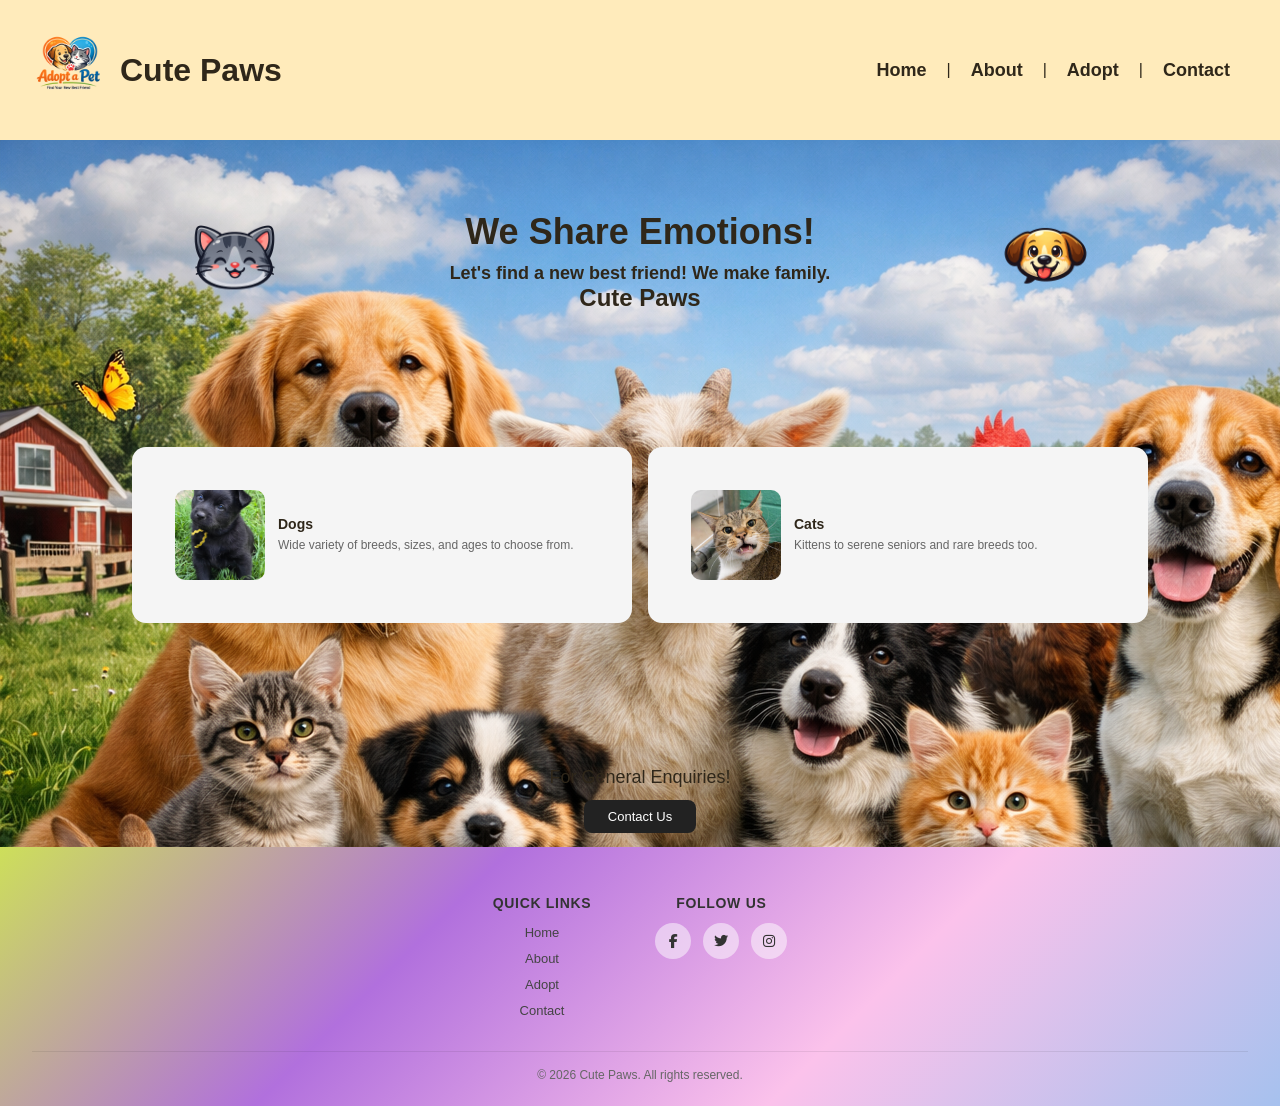
<file: index.html>
<!DOCTYPE html>
<html lang="en">

<head>
    <meta charset="UTF-8">
    <meta name="viewport" content="width=device-width, initial-scale=1.0">

    <title>Cute Paws</title>

    <link rel="stylesheet" href="style.css">

    <link rel="stylesheet" href="https://cdnjs.cloudflare.com/ajax/libs/font-awesome/6.5.0/css/all.min.css">
</head>

<body>

    <!-- Header -->
    <header class="header">

        <img class="header-logo" src="logo/logo.png" alt="Cute Paws Logo">

        <h1 class="header-title">Cute Paws</h1>

        <nav class="nav-list">
            <ul>
                <li><a href="index.html">Home</a></li>
                <li>|</li>

                <li><a href="about.html">About</a></li>
                <li>|</li>

                <li><a href="adopt.html">Adopt</a></li>
                <li>|</li>

                <li><a href="contact.html">Contact</a></li>
            </ul>
        </nav>

    </header>

    <!-- Main Section -->
    <main class="landing-page">

        <!-- Hero Section -->
        <section class="landing-section">

            <img class="landing-image" src="logo/cat.png" alt="Cute Cat">

            <div class="hero-text">
                <h2 class="store-name">We Share Emotions!</h2>

                <p class="description">
                    Let's find a new best friend! We make family.
                </p>

                <h1>Cute Paws</h1>
            </div>

            <img class="landing-image" src="logo/dog.png" alt="Cute Dog">

        </section>
        <!-- <aside class="aside-right">
            <img src="images/lndpge.png" alt="buy new device">

        </aside> -->

        <!-- Pet Cards -->
        <section class="landing-section-content">

            <div class="dog">

                <img src="images/pet1.jpg" alt="Dog">

                <div class="card-text">
                    <h4>Dogs</h4>

                    <p>
                        Wide variety of breeds, sizes, and ages to choose from.
                    </p>
                </div>

            </div>

            <div class="cat">

                <img src="images/pet3.jpg" alt="Cat">

                <div class="card-text">
                    <h4>Cats</h4>

                    <p>
                        Kittens to serene seniors and rare breeds too.
                    </p>
                </div>

            </div>

        </section>

        <!-- Contact Button -->
        <section class="contacts-btn">

            <h3>For General Enquiries!</h3>

            <button type="button">Contact Us</button>

        </section>

    </main>

    <!-- Footer -->
    <footer class="footer">

        <div class="footer-inner">

            <div class="quick">
                <h2>Quick Links</h2>

                <ul>
                    <li><a href="index.html">Home</a></li>
                    <li><a href="about.html">About</a></li>
                    <li><a href="adopt.html">Adopt</a></li>
                    <li><a href="contact.html">Contact</a></li>
                </ul>
            </div>

            <div class="social-media">

                <h2>Follow Us</h2>

                <ul>
                    <li>
                        <a href="#">
                            <i class="fab fa-facebook-f"></i>
                        </a>
                    </li>

                    <li>
                        <a href="#">
                            <i class="fab fa-twitter"></i>
                        </a>
                    </li>

                    <li>
                        <a href="#">
                            <i class="fab fa-instagram"></i>
                        </a>
                    </li>
                </ul>

            </div>

        </div>

        <hr class="footer-content-separator">

        <p class="footer-copy">
            &copy; 2026 Cute Paws. All rights reserved.
        </p>

    </footer>

    <script src="script.js"></script>

</body>

</html>
</file>
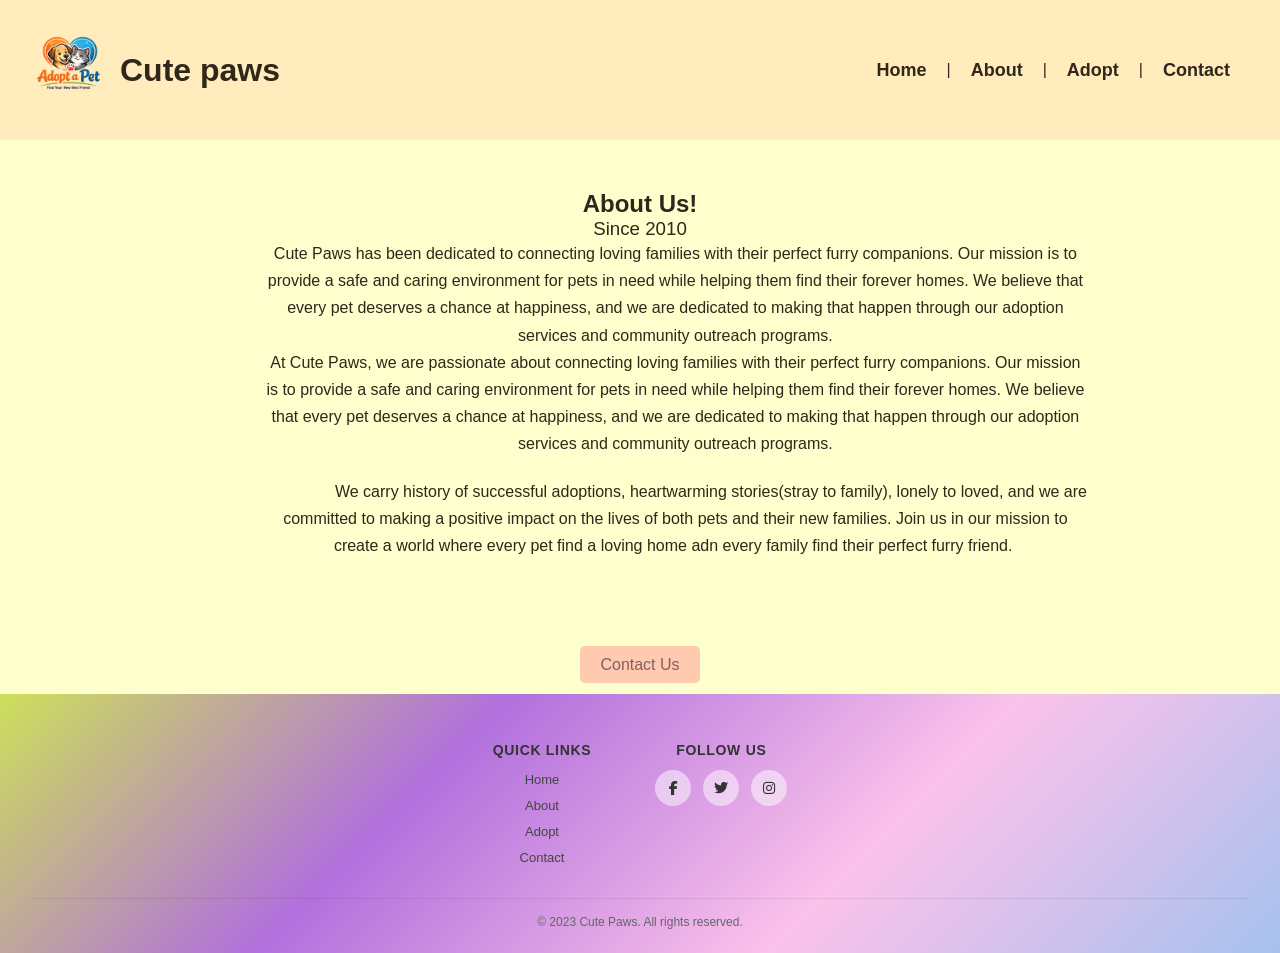
<file: about.html>
<!DOCTYPE html>
<html lang="en">

<head>
    <meta charset="UTF-8">
    <meta name="viewport" content="width=device-width, initial-scale=1.0">
    <title>Cute paws</title>
    <link rel="stylesheet" href="style.css">
    <link rel="stylesheet" href="https://cdnjs.cloudflare.com/ajax/libs/font-awesome/6.5.0/css/all.min.css">
</head>

<body>
    <header class="header"
        style="display: flex; align-items: center; padding: 20px; background-color: var(--third-color);">
        <img class="header-logo" src="logo/logo.png" alt="Cute paws logo" style="width: 100px; height: auto; ">
        <h1 class="header-title" style="color: rgb(47, 39, 26);">Cute paws</h1>

        <nav class="nav-list" style="margin-left: auto; margin-right: 30px;">
            <ul style="list-style: none; display: flex; gap: 20px; margin-left: auto;">
                <li style="text-decoration: none;"><a href="index.html">Home</a></li>|
                <li style="text-decoration: none;"><a href="about.html">About</a></li>|
                <li style="text-decoration: none;"><a href="adopt.html">Adopt</a></li>|
                <li style="text-decoration: none;"><a href="contact.html">Contact</a>
            </ul>
        </nav>
    </header>
    <main>
        <section class="about-section"  style="background-color: var(--second-color); padding: 50px; color: var(--text-color);">
            <h1 style="color: rgb(47, 39, 26);">About Us!</h1>
            <h3>Since 2010</h3>
            <p style="color: var(--text-color);">Cute Paws has been dedicated to connecting loving families with their perfect furry companions. Our
                mission is to provide a safe and caring environment for pets in need while helping them find their
                forever homes. We believe that every pet deserves a chance at happiness, and we are dedicated to making
                that happen through our adoption services and community outreach programs.</p>
            <p>At Cute Paws, we are passionate about connecting loving families with their perfect furry companions. Our
                mission is to provide a safe and caring environment for pets in need while helping them find their
                forever homes. We believe that every pet deserves a chance at happiness, and we are dedicated to making
                that happen through our adoption services and community outreach programs.</p>
            <div class="text" style="margin-top: 20px;">
                <pre style="white-space: pre-wrap; font-family: inherit; color: var(--text-color);">
                We carry history of successful adoptions, heartwarming stories(stray to family), lonely to loved, and we are committed to making a positive impact on the lives of both pets and their new families. Join us in our mission to create a world where every pet find a loving home adn every family find their perfect furry friend. 
             </pre>
            </div>
        </section>
        <section class="contact-btn" style="text-align: center; padding: 20px;  background-color: var(--second-color);">
            <!-- <p>If you have any urge to learn more about us and our work, feel free to contact us!</p> -->
            <a href="contact.html" style="background-color: var(--fourth-color); color: rgb(130, 96, 96); padding: 10px 20px; text-decoration: none; border-radius: 5px;">Contact Us</a>
        </section>
<footer class="footer">
    <!-- footer from  https://flowbite.com/docs/components/footer/ -->
  <div class="footer-inner">
    <div class="quick">
      <h2>Quick Links</h2>
      <ul>
        <li><a href="index.html">Home</a></li>
        <li><a href="about.html">About</a></li>
        <li><a href="adopt.html">Adopt</a></li>
        <li><a href="contact.html">Contact</a></li>
      </ul>
    </div>
    <div class="social-media">
      <h2>Follow Us</h2>
      <ul>
        <li><a href="#"><i class="fab fa-facebook-f"></i></a></li>
        <li><a href="#"><i class="fab fa-twitter"></i></a></li>
        <li><a href="#"><i class="fab fa-instagram"></i></a></li>
      </ul>
    </div>
  </div>
  <hr class="footer-content-separator">
  <p class="footer-copy">&copy; 2023 Cute Paws. All rights reserved.</p>
</footer>
    </main>
    <script src="script.js"></script>    
</body>
</html>
</file>
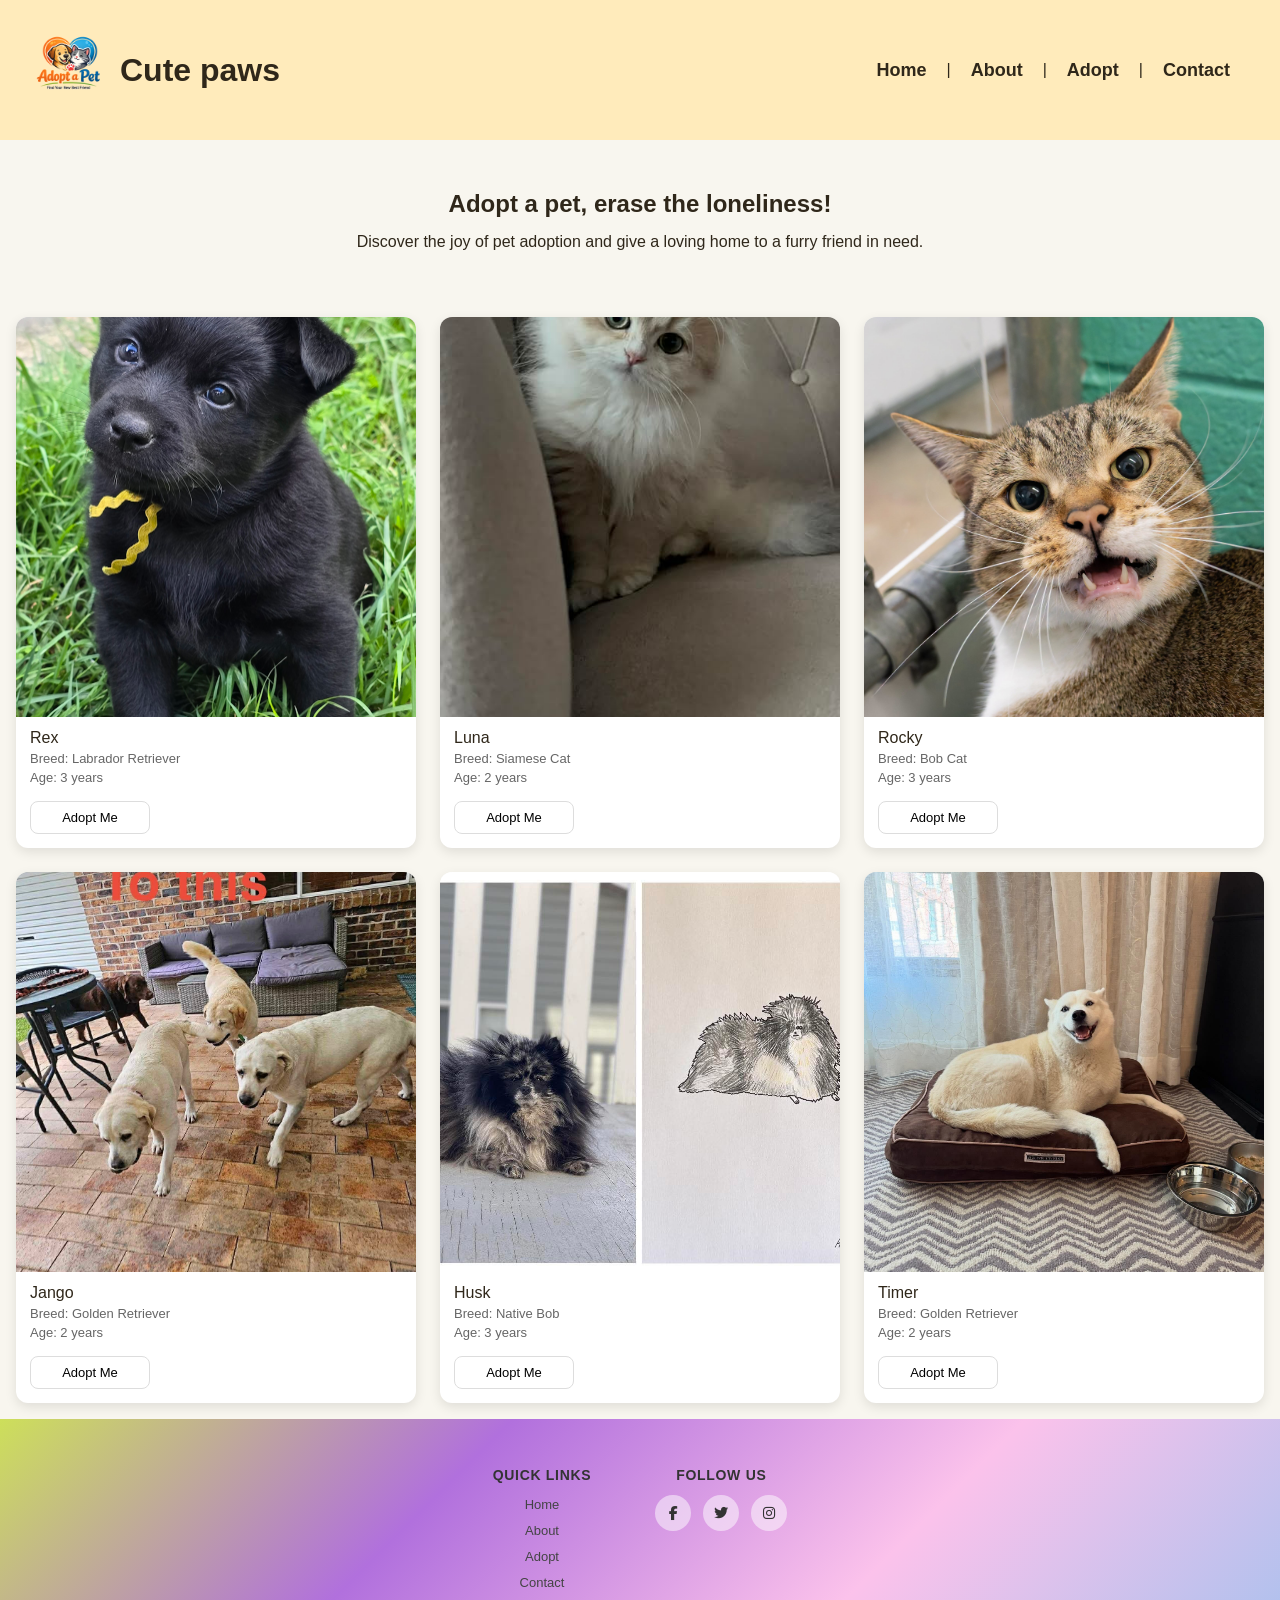
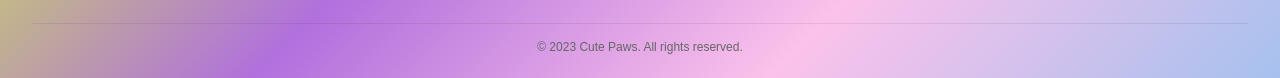
<file: adopt.html>
<!DOCTYPE html>
<html lang="en">

<head>
    <meta charset="UTF-8">
    <meta name="viewport" content="width=device-width, initial-scale=1.0">
    <title>Cute paws</title>

    <link rel="stylesheet" href="style.css">

    <link rel="stylesheet"
        href="https://cdnjs.cloudflare.com/ajax/libs/font-awesome/6.5.0/css/all.min.css">
</head>

<body>

    <header class="header">

        <img class="header-logo" src="logo/logo.png" alt="Cute paws logo">

        <h1 class="header-title">Cute paws</h1>

        <nav class="nav-list">
            <ul>
                <li><a href="index.html">Home</a></li>|
                <li><a href="about.html">About</a></li>|
                <li><a href="adopt.html">Adopt</a></li>|
                <li><a href="contact.html">Contact</a></li>
            </ul>
        </nav>

    </header>

    <main class="adopt-page">

        <section class="intro">

            <h1>Adopt a pet, erase the loneliness!</h1>

            <p>
                Discover the joy of pet adoption and give a loving
                home to a furry friend in need.
            </p>

        </section>

        <section class="card-pet">

            <div class="card">
                <img src="images/pet1.jpg" alt="Labrador Retriever">

                <h3>Rex</h3>

                <p>Breed: Labrador Retriever</p>

                <p>Age: 3 years</p>

                <button type="button">Adopt Me</button>
            </div>

            <div class="card">
                <img src="images/pet2.jpg" alt="Siamese Cat">

                <h3>Luna</h3>

                <p>Breed: Siamese Cat</p>

                <p>Age: 2 years</p>

                <button type="button">Adopt Me</button>
            </div>

            <div class="card">
                <img src="images/pet3.jpg" alt="Bob Cat">

                <h3>Rocky</h3>

                <p>Breed: Bob Cat</p>

                <p>Age: 3 years</p>

                <button type="button">Adopt Me</button>
            </div>

            <div class="card">
                <img src="images/pet4.jpg" alt="Golden Retriever">

                <h3>Jango</h3>

                <p>Breed: Golden Retriever</p>

                <p>Age: 2 years</p>

                <button type="button">Adopt Me</button>
            </div>

            <div class="card">
                <img src="images/pet5.jpg" alt="Native Bob">

                <h3>Husk</h3>

                <p>Breed: Native Bob</p>

                <p>Age: 3 years</p>

                <button type="button">Adopt Me</button>
            </div>

            <div class="card">
                <img src="images/pet6.jpg" alt="Golden Retriever">

                <h3>Timer</h3>

                <p>Breed: Golden Retriever</p>

                <p>Age: 2 years</p>

                <button type="button">Adopt Me</button>
            </div>

        </section>

    </main>

    <footer class="footer">

        <div class="footer-inner">

            <div class="quick">
                <h2>Quick Links</h2>

                <ul>
                    <li><a href="index.html">Home</a></li>
                    <li><a href="about.html">About</a></li>
                    <li><a href="adopt.html">Adopt</a></li>
                    <li><a href="contact.html">Contact</a></li>
                </ul>
            </div>

            <div class="social-media">

                <h2>Follow Us</h2>

                <ul>
                    <li>
                        <a href="#">
                            <i class="fab fa-facebook-f"></i>
                        </a>
                    </li>

                    <li>
                        <a href="#">
                            <i class="fab fa-twitter"></i>
                        </a>
                    </li>

                    <li>
                        <a href="#">
                            <i class="fab fa-instagram"></i>
                        </a>
                    </li>
                </ul>

            </div>

        </div>

        <hr class="footer-content-separator">

        <p class="footer-copy">
            &copy; 2023 Cute Paws. All rights reserved.
        </p>

    </footer>

    <script src="script.js"></script>

</body>

</html>
</file>
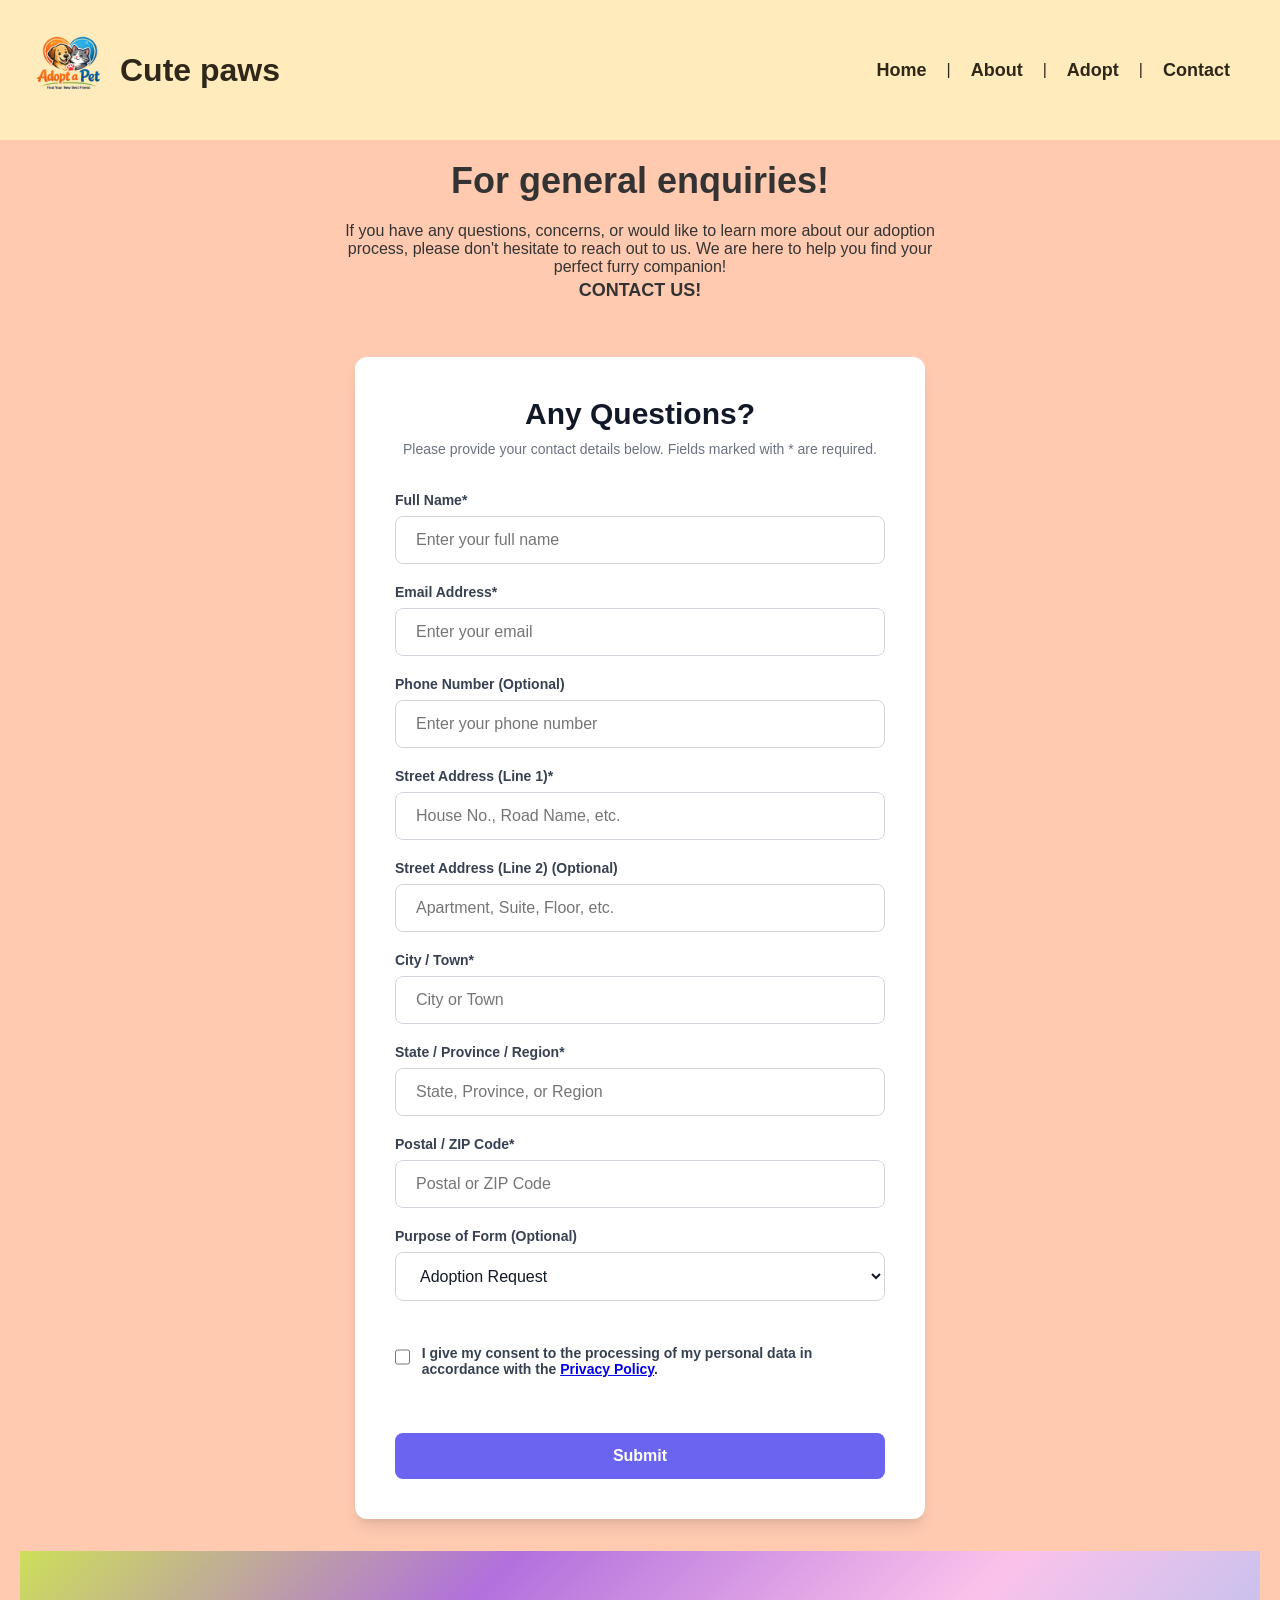
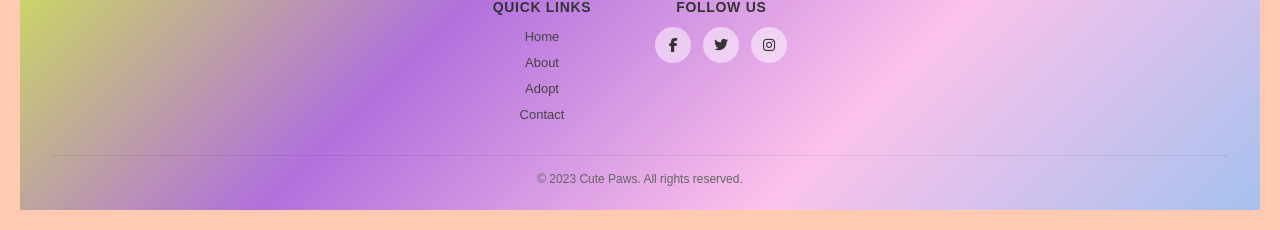
<file: contact.html>
<!DOCTYPE html>
<html lang="en">
<head>
    <meta charset="UTF-8">
    <meta name="viewport" content="width=device-width, initial-scale=1.0">
    <title>Cute paws</title>
    <link rel="stylesheet" href="style.css">
    <link rel="stylesheet" href="https://cdnjs.cloudflare.com/ajax/libs/font-awesome/6.5.0/css/all.min.css">
</head>
<body>
    <header class="header">
        <img class="header-logo" src="logo/logo.png" alt="Cute paws logo">
        <h1 class="header-title">Cute paws</h1>
        <nav class="nav-list">
            <ul>
                <li><a href="index.html">Home</a></li>|
                <li><a href="about.html">About</a></li>| 
                <li><a href="adopt.html">Adopt</a></li>|
                <li><a href="contact.html">Contact</a>
            </ul>
        </nav>
    </header>
    <main class="contact-page">
        <div class="contact-text">
            <h1>For general enquiries!</h1>
            <p>If you have any questions, concerns, or would like to learn more about our adoption process, please don't
                hesitate to reach out to us. We are here to help you find your perfect furry companion!</p>
            <p class="cnt-btn">contact us!</p>
        </div>
        <div class="main-center">
            <!-- Author: FormBold Team -->
            <!-- Learn More: https://formbold.com -->
            <div class="form-container">
                <form action="https://formbold.com/s/FORM_ID" method="POST" enctype="multipart/form-data">
                    <div class="form-container-description">
                        <h2 class="form-title">Any Questions?</h2>
                        <p class="form-desc">
                            Please provide your contact details below. Fields marked
                            with * are required.
                        </p>
                    </div>
                    <label for="fullname" class="form-label">Full Name*</label>
                    <input type="text" name="fullname" id="fullname" class="form-input"
                        placeholder="Enter your full name" required />
                    <label for="email" class="form-label">Email Address*</label>
                    <input type="email" name="email" id="email" class="form-input" placeholder="Enter your email"
                        required />
                    <label for="phone" class="form-label">Phone Number (Optional)</label>
                    <input type="tel" name="phone" id="phone" class="form-input"
                        placeholder="Enter your phone number" />
                    <label for="address-line-1" class="form-label">Street Address (Line 1)*</label>
                    <input type="text" name="address-line-1" id="address-line-1" class="form-input"
                        placeholder="House No., Road Name, etc." required />
                    <label for="address-line-2" class="form-label">Street Address (Line 2) (Optional)</label>
                    <input type="text" name="address-line-2" id="address-line-2" class="form-input"
                        placeholder="Apartment, Suite, Floor, etc." />
                    <label for="city" class="form-label">City / Town*</label>
                    <input type="text" name="city" id="city" class="form-input" placeholder="City or Town" required />
                    <label for="state" class="form-label">State / Province / Region*</label>
                    <input type="text" name="state" id="state" class="form-input"
                        placeholder="State, Province, or Region" required />
                    <label for="postal-code" class="form-label">Postal / ZIP Code*</label>
                    <input type="text" name="postal-code" id="postal-code" class="form-input"
                        placeholder="Postal or ZIP Code" required />
                    <label for="purpose" class="form-label">Purpose of Form (Optional)</label>
                    <select name="purpose" id="purpose" class="form-select">
                        <option value="adoption-request">Adoption Request</option>
                        <option value="help-request">Help Request</option>
                        <option value="donation">Donation</option>
                        <option value="feedback">Feedback</option>
                    </select>
                    <div class="form-checkbox-row">
                        <input type="checkbox" id="declaration" class="form-checkbox" required />
                        <label for="declaration" class="form-label">
                           I give my consent to the processing of my personal data in accordance with the
                        <a href="privacypolicy.html" target="_blank">Privacy Policy</a>.
                        </label>
                    </div>
                    <button class="form-btn">Submit</button>
                </form>
            </div>
        </div>
        <footer class="footer">
            <div class="footer-inner">
                <div class="quick">
                    <h2>Quick Links</h2>
                    <ul>
                        <li><a href="index.html">Home</a></li>
                        <li><a href="about.html">About</a></li>
                        <li><a href="adopt.html">Adopt</a></li>
                        <li><a href="contact.html">Contact</a></li>
                    </ul>
                </div>
                <div class="social-media">
                    <h2>Follow Us</h2>
                    <ul>
                        <li><a href="#"><i class="fab fa-facebook-f"></i></a></li>
                        <li><a href="#"><i class="fab fa-twitter"></i></a></li>
                        <li><a href="#"><i class="fab fa-instagram"></i></a></li>
                    </ul>
                </div>
            </div>
            <hr class="footer-content-separator">
            <p class="footer-copy">&copy; 2023 Cute Paws. All rights reserved.</p>
        </footer>
    </main>
</body>
</html>
</file>
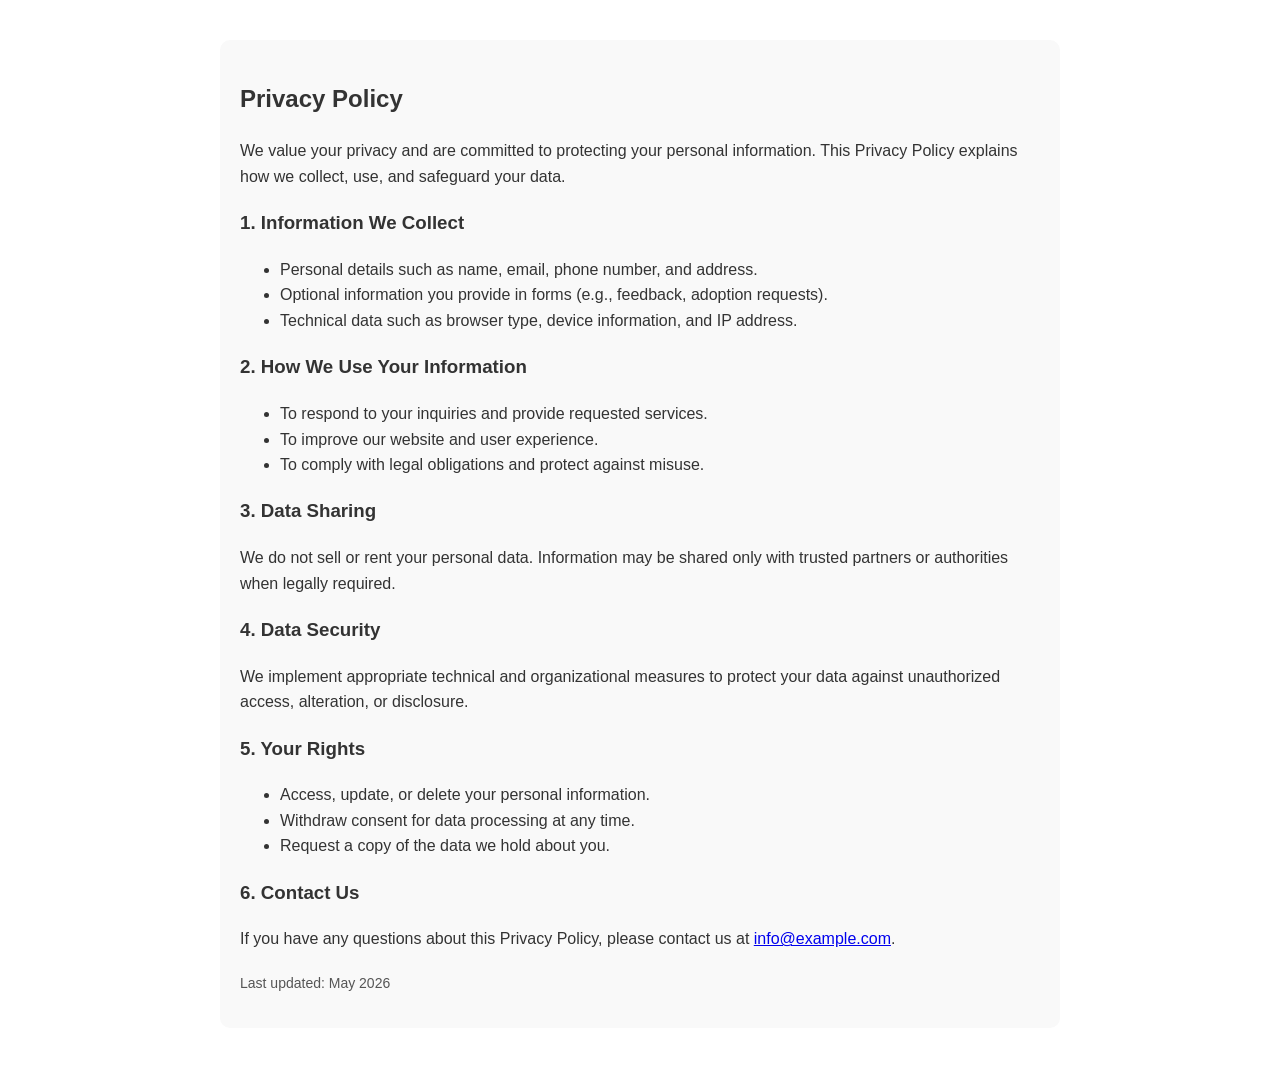
<file: privacypolicy.html>
<!DOCTYPE html>
<html lang="en">
<head>
    <meta charset="UTF-8">
    <meta name="viewport" content="width=device-width, initial-scale=1.0">
    <title>Privacy Policy</title>
</head>
<body>
    <section class="privacy-policy" style="max-width: 800px; margin: 40px auto; padding: 20px; background: #f9f9f9; border-radius: 10px; font-family: 'Poppins', sans-serif; line-height: 1.6; color: #333;">
  <h2>Privacy Policy</h2>
  <p>We value your privacy and are committed to protecting your personal information. This Privacy Policy explains how we collect, use, and safeguard your data.</p>

  <h3>1. Information We Collect</h3>
  <ul>
    <li>Personal details such as name, email, phone number, and address.</li>
    <li>Optional information you provide in forms (e.g., feedback, adoption requests).</li>
    <li>Technical data such as browser type, device information, and IP address.</li>
  </ul>

  <h3>2. How We Use Your Information</h3>
  <ul>
    <li>To respond to your inquiries and provide requested services.</li>
    <li>To improve our website and user experience.</li>
    <li>To comply with legal obligations and protect against misuse.</li>
  </ul>

  <h3>3. Data Sharing</h3>
  <p>We do not sell or rent your personal data. Information may be shared only with trusted partners or authorities when legally required.</p>

  <h3>4. Data Security</h3>
  <p>We implement appropriate technical and organizational measures to protect your data against unauthorized access, alteration, or disclosure.</p>

  <h3>5. Your Rights</h3>
  <ul>
    <li>Access, update, or delete your personal information.</li>
    <li>Withdraw consent for data processing at any time.</li>
    <li>Request a copy of the data we hold about you.</li>
  </ul>

  <h3>6. Contact Us</h3>
  <p>If you have any questions about this Privacy Policy, please contact us at <a href="mailto:info@example.com">info@example.com</a>.</p>

  <p style="margin-top: 20px; font-size: 14px; color: #555;">
    Last updated: May 2026
  </p>
</section>

</body>
</html>
</file>
<file: style.css>
:root {
  /* color platte from https://www.shecodes.io/palettes/359#palette */
  --first-color: #e0ffcd;
  --second-color: #fdffcd;
  --third-color: #ffebbb;
  --fourth-color: #ffcab0;

  --primary-color: #f8f6ef;
  --secondary-color: #f1e3c6;

  --text-color: rgb(47, 39, 26);
}

* {
  margin: 0;
  padding: 0;
  box-sizing: border-box;
}

body {
  font-family: Arial, sans-serif;
  background-color: var(--primary-color);
  color: var(--text-color);
}

/* ================= HEADER ================= */

.header {
  display: flex;
  align-items: center;
  position: sticky;
  top: 0;
  z-index: 10000;
  padding: 20px;
  background-color: var(--third-color);
}

.header-logo {
  width: 100px;
  height: auto;
}

.header-title {
  color: var(--text-color);
}

.nav-list {
  margin-left: auto;
  margin-right: 30px;
}

.nav-list ul {
  display: flex;
  list-style: none;
  gap: 20px;
  align-items: center;
}

.nav-list a {
  text-decoration: none;
  color: var(--text-color);
  font-weight: 600;
  font-size: 18px;
}

.nav-list a:hover {
  color: rgb(200, 14, 14);
  text-decoration: underline;
}

/* ================= LANDING PAGE ================= */

.landing-page {
  background-image: url(images/background.png);
  background-position: sticky;
  background-repeat: no-repeat;
  font-family: 'Poppins', sans-serif;
  background-color: var(--first-color);
  justify-content: center;
}

.landing-section {
  display: flex;
  justify-content: center;
  align-items: center;
  gap: 40px;
  padding: 60px;
  text-align: center;
}

.landing-section img {
  width: 123px;
  height: 123px;
  /* display: block; */
  margin: 0 auto;
}

.landing-section img:first-of-type {
  animation: driftLeft 4s ease-in-out infinite alternate;
}

.landing-section img:last-of-type {
  animation: driftRight 4s ease-in-out infinite alternate;
}

@keyframes driftLeft {
  from {
      transform: translateX(0);
  }

  to {
      transform: translateX(-18px);
  }
}

@keyframes driftRight {
  from {
      transform: translateX(0);
  }

  to {
      transform: translateX(18px);
  }
}

.landing-section h1,
.landing-section h2,
.landing-section p {
  text-align: center;
  font-weight: 600;
  color: var(--text-color);
}

.store-name {
  font-size: 36px;
}

.description {
  font-size: 18px;
  margin-top: 10px;
}

/* ================= LANDING CARDS ================= */

.landing-section-content {
  display: flex;
  gap: 1rem;
  padding: 4rem 0;
  flex-wrap: wrap;
  justify-content: center;
}

.dog,
.cat {
  display: flex;
  align-items: center;
  gap: 13px;
  padding: 43px;
  /* padding: 12px 14px; */
  border-radius: 14px;
  background: #f5f5f5;
  cursor: pointer;
  /* flex: 1; */
  width: 500px;
  min-width: 220px;
  transition: transform 0.25s ease, box-shadow 0.25s ease;
}

.dog:hover,
.cat:hover {
  transform: translateY(-4px);
  box-shadow: 0 10px 24px rgba(0, 0, 0, 0.08);
}

.dog img,
.cat img {
  width: 90px;
  height: 90px;
  border-radius: 10px;
  object-fit: cover;
  flex-shrink: 0;
}

.card-text h4 {
  font-size: 14px;
  font-weight: 600;
  margin-bottom: 4px;
}

.card-text p {
  font-size: 12px;
  color: #666;
  line-height: 1.5;
}

.card-text .tag {
  display: inline-block;
  margin-top: 6px;
  font-size: 11px;
  font-weight: 500;
  padding: 3px 8px;
  background: #fff;
  border-radius: 20px;
  color: #888;
}

/* ================= CONTACT BUTTON ================= */

.contacts-btn {
  height: 10vh;
  display: flex;
  flex-direction: column;
  align-items: center;
  gap: 12px;
  padding: 5rem;
  text-align: center;
}

.contacts-btn h3 {
  font-size: 18px;
  font-weight: 500;
}

.contacts-btn button {
  padding: 9px 24px;
  background: #222;
  color: #fff;
  border: none;
  border-radius: 8px;
  font-size: 13px;
  font-weight: 500;
  cursor: pointer;
  transition: opacity 0.2s ease, transform 0.15s ease;
}

.contacts-btn button:hover {
  opacity: 0.82;
  transform: translateY(-2px);
}

.contacts-btn button:active {
  transform: scale(0.97);
}

/* ================= ABOUT PAGE ================= */

.about-section {
  font-family: 'Poppins', sans-serif;
  justify-content: center;
  padding: 20px;
}

.about-section h1,
.about-section h3 {
  text-align: center;
  color: var(--text-color);
}

.about-section h1 {
  font-weight: 600;
}

.about-section h3 {
  font-weight: 500;
}

.about-section p,
.about-section .text {
  margin-left: 18%;
  text-align: center;
  width: 70%;
  color: var(--text-color);
  line-height: 1.7;
}

.about-section .contact-btn {
  font-weight: bold;
  font-size: 18px;
  line-height: 1.6;
}

/* ================= ADOPT PAGE ================= */

.intro {
  text-align: center;
  padding: 50px;
  color: var(--text-color);
}

.intro h1 {
  margin-bottom: 15px;
}

.card-pet {
  display: grid;
  grid-template-columns: repeat(3, 1fr);
  gap: 1.5rem;
  padding: 1rem;
}

.card {
  display: flex;
  flex-direction: column;
  border-radius: 12px;
  overflow: hidden;
  background-color: white;
  box-shadow: 0 4px 12px rgba(0, 0, 0, 0.1);
  transition: 0.3s;
}

.card:hover {
  transform: translateY(-5px);
}

.card img {
  width: 100%;
  aspect-ratio: 1 / 1;
  object-fit: cover;
  display: block;
}

.card h3 {
  font-size: 16px;
  font-weight: 500;
  margin: 12px 14px 4px;
  color: var(--text-color);
}

.card p {
  font-size: 13px;
  color: #666;
  margin: 0 14px 4px;
}

.card button {
  width: 120px;
  margin: 12px 14px 14px;
  padding: 8px 0;
  background: transparent;
  border: 1px solid #ddd;
  border-radius: 8px;
  font-size: 13px;
  cursor: pointer;
  transition: 0.3s;
}

.card button:hover {
  background: #f5f5f5;
}

/* ================= CONTACT PAGE ================= */

.contact-page {
  font-family: 'Poppins', sans-serif;
  background-color: var(--fourth-color);
  padding: 20px;
}

.contact-page .contact-text {
  max-width: 600px;
  margin: 0 auto;
  text-align: center;
  color: #333;
}

.contact-page h1 {
  font-size: 36px;
  margin-bottom: 20px;
}

.contact-page .cnt-btn {
  text-transform: uppercase;
  font-weight: bold;
  font-size: 18px;
  line-height: 1.6;
  margin-bottom: 20px;
}

.main-center {
  display: flex;
  align-items: center;
  justify-content: center;
  min-height: 100vh;
  padding: 2rem;
}

.form-container {
  margin: 0 auto;
  max-width: 570px;
  width: 100%;
  background: white;
  padding: 2.5rem;
  border-radius: 12px;
  box-shadow: 0 10px 15px -3px rgba(0, 0, 0, 0.1),
      0 4px 6px -4px rgba(0, 0, 0, 0.1);
}

.form-title {
  font-size: 30px;
  font-weight: 700;
  color: #111827;
  margin-bottom: 8px;
  text-align: center;
}

.form-desc {
  color: #6b7280;
  margin-bottom: 32px;
  font-size: 14px;
  text-align: center;
  line-height: 1.5;
}

.form-label {
  display: block;
  margin-bottom: 8px;
  font-size: 14px;
  font-weight: 600;
  color: #374151;
}

.form-input,
.form-select {
  width: 100%;
  padding: 14px 20px;
  border: 1px solid #d1d5db;
  border-radius: 8px;
  background: #ffffff;
  font-weight: 500;
  font-size: 16px;
  color: #111827;
  outline: none;
  margin-bottom: 20px;
  transition: 0.3s;
}

.form-input:focus,
.form-select:focus {
  border-color: #6a64f1;
  box-shadow: 0 0 0 3px rgba(106, 100, 241, 0.2);
}

.form-checkbox-row {
  display: flex;
  align-items: flex-start;
  gap: 12px;
  margin-top: 24px;
  margin-bottom: 24px;
}

.form-checkbox {
  margin-top: 2px;
  height: 20px;
  width: 20px;
  cursor: pointer;
}

.form-btn {
  width: 100%;
  font-size: 16px;
  border-radius: 8px;
  padding: 14px 24px;
  border: none;
  font-weight: 600;
  background-color: #6a64f1;
  color: white;
  cursor: pointer;
  margin-top: 24px;
  transition: 0.3s;
}

.form-btn:hover {
  background-color: #5a54d1;
}

/* ================= FOOTER ================= */

.footer {
  font-family: 'Poppins', sans-serif;
  background: linear-gradient(135deg, #cddf5a, #b170dd, #fbc2eb, #a6c1ee);
  padding: 3rem 2rem 1.5rem;
  text-align: center;
}

.footer-inner {
  display: flex;
  justify-content: center;
  gap: 4rem;
  flex-wrap: wrap;
  margin-bottom: 2rem;
}

.footer h2 {
  font-size: 14px;
  font-weight: 600;
  color: #333;
  margin-bottom: 12px;
  text-transform: uppercase;
  letter-spacing: 0.05em;
}

.quick ul,
.social-media ul {
  list-style: none;
}

.quick ul {
  display: flex;
  flex-direction: column;
  gap: 8px;
}

.quick ul li a {
  text-decoration: none;
  font-size: 13px;
  color: #444;
  transition: color 0.2s ease;
}

.quick ul li a:hover {
  color: #000;
}

.social-media ul {
  display: flex;
  gap: 12px;
  justify-content: center;
}

.social-media ul li a {
  width: 36px;
  height: 36px;
  border-radius: 50%;
  background: rgba(255, 255, 255, 0.5);
  display: flex;
  align-items: center;
  justify-content: center;
  color: #333;
  font-size: 14px;
  text-decoration: none;
  transition: background 0.2s ease, transform 0.2s ease;
}

.social-media ul li a:hover {
  background: rgba(255, 255, 255, 0.85);
  transform: translateY(-2px);
}

.footer-content-separator {
  border: none;
  border-top: 1px solid rgba(0, 0, 0, 0.08);
  margin: 0 0 1rem;
}

.footer-copy {
  font-size: 12px;
  color: #666;
}

/* ================= RESPONSIVE ================= */

@media (max-width: 768px) {

  .header {
      flex-direction: column;
      text-align: center;
  }

  .nav-list {
      margin: 20px 0 0;
  }

  .nav-list ul {
      flex-direction: column;
      gap: 10px;
  }

  .footer-inner {
      flex-direction: column;
      gap: 30px;
  }

  .card-pet {
      grid-template-columns: 1fr;
  }
}

@media (max-width: 600px) {

  .main-center {
      padding: 1rem;
  }

  .form-container {
      padding: 1.5rem;
  }

  .form-title {
      font-size: 24px;
  }
}
</file>
